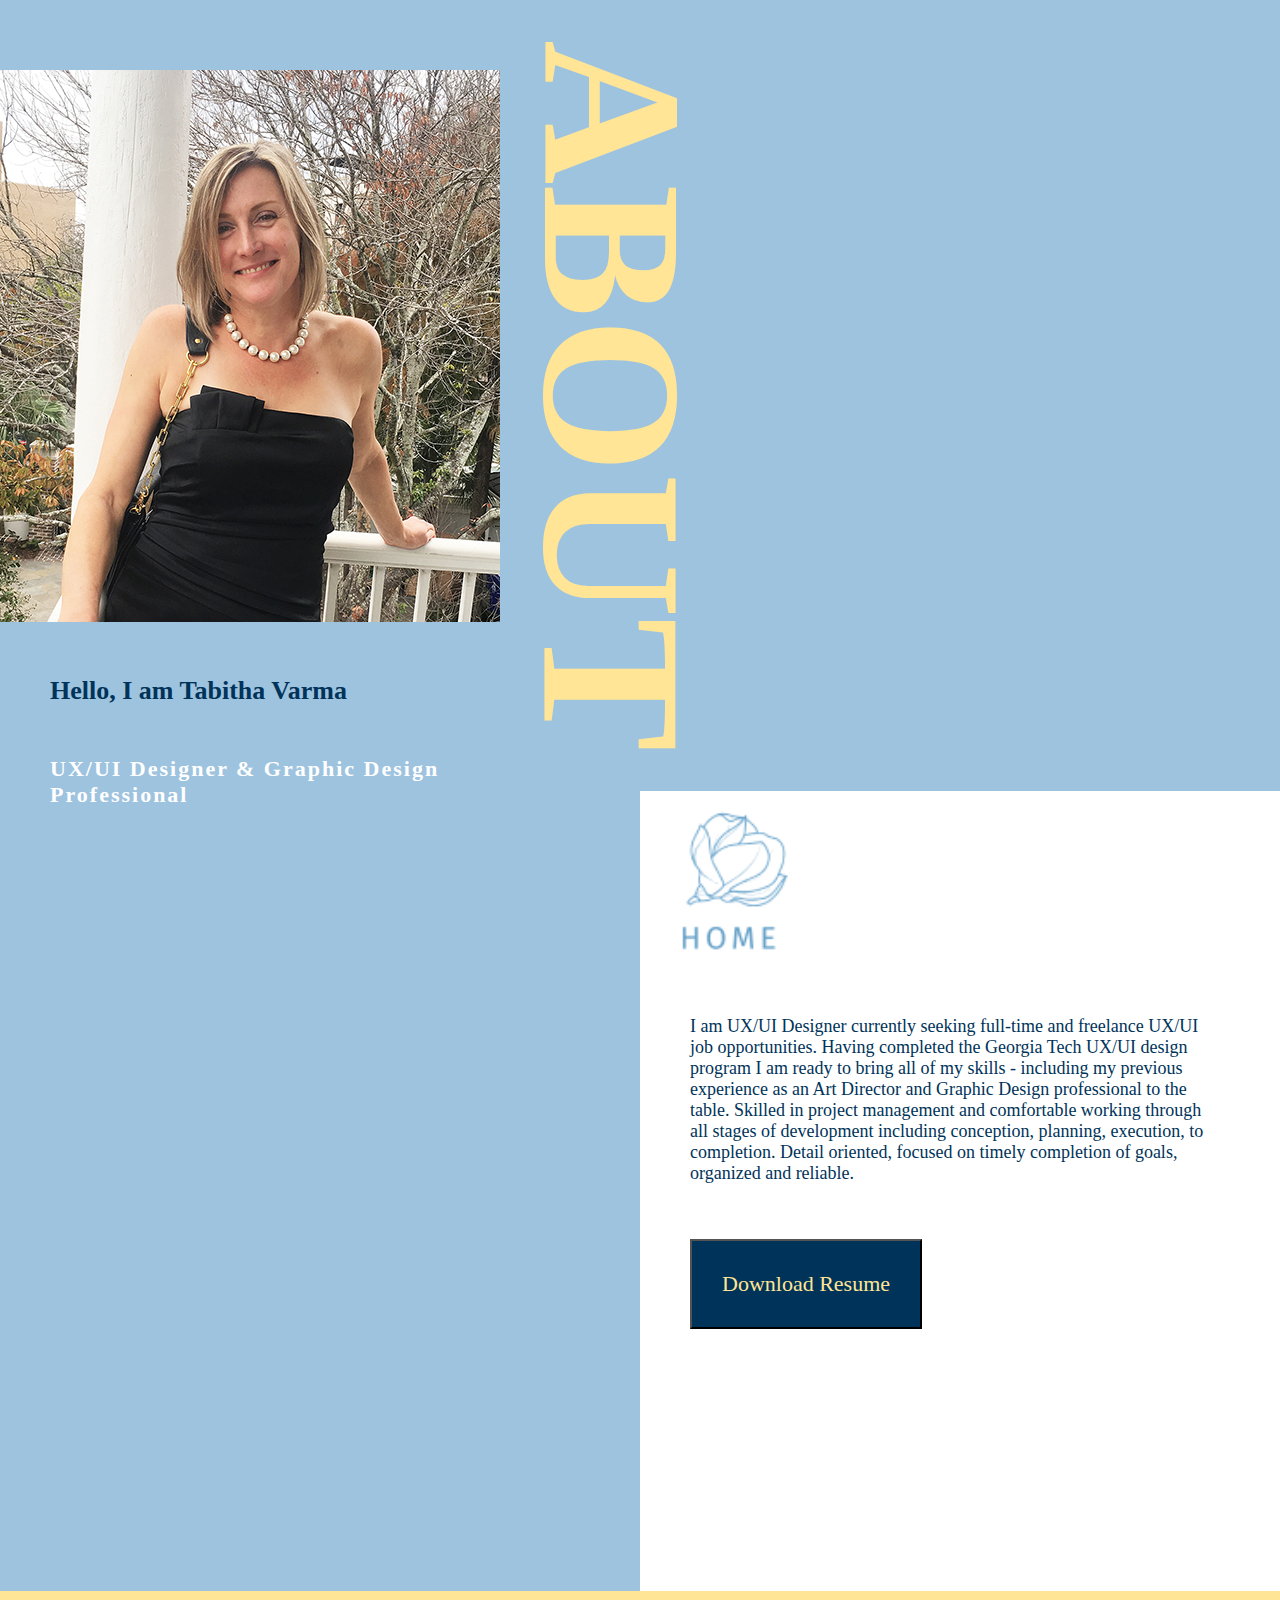
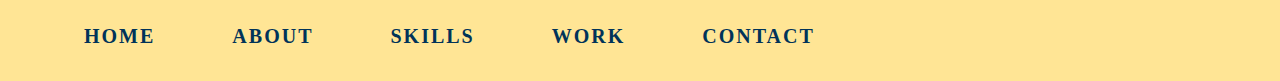
<file: about.html>
<!DOCTYPE html>

<html>
 

    <head>
        <link rel="stylesheet" type="text/css" href="css/about.css" />

        <meta name="viewport" content="width=device-width, initial-scale=1.0">

        <title>
            Varma Portfolio - About
        </title>

                 <!-- This is the JQuery Script -->
    <script src="https://code.jquery.com/jquery-3.4.1.min.js"></script>
    <script src="js/index.js"></script>

    <!-- Global site tag (gtag.js) - Google Analytics -->
    <script async src="https://www.googletagmanager.com/gtag/js?id=G-BY64Y3SP73"></script>
    <script>
    window.dataLayer = window.dataLayer || [];
     function gtag(){dataLayer.push(arguments);}
     gtag('js', new Date());

    gtag('config', 'G-BY64Y3SP73');
    </script>

    <!-- Hotjar Tracking Code for https://tabbyv.github.io/Homework_19/index.html -->
<script>
    (function(h,o,t,j,a,r){
        h.hj=h.hj||function(){(h.hj.q=h.hj.q||[]).push(arguments)};
        h._hjSettings={hjid:2837654,hjsv:6};
        a=o.getElementsByTagName('head')[0];
        r=o.createElement('script');r.async=1;
        r.src=t+h._hjSettings.hjid+j+h._hjSettings.hjsv;
        a.appendChild(r);
    })(window,document,'https://static.hotjar.com/c/hotjar-','.js?sv=');
</script>

    </head>

    <body>
 
    
        <section class="heroimg">
            <div class="column1">

                    <img id= "tvpict" src="images/Tabby Portrait sm.jpg" width="500">

                    <h2> Hello, I am Tabitha Varma</h2>

                    <h3> UX/UI Designer & Graphic Design Professional</h3>
            </div>
        </section>   

            <div class="column2"></div>
                 <h1> ABOUT </h1>
            
            </div>
        <section>
            <div class="column3">
                <a href= "index.html">
                <img src="images/Group 7.png" width="175">
                </a>
                    <p> 
                    I am UX/UI Designer currently seeking full-time and freelance UX/UI job opportunities. Having completed the Georgia Tech UX/UI design program I am ready to bring all of my skills - including my previous experience as an Art Director and Graphic Design professional to the table. Skilled in project management and comfortable working through all stages of development including conception, planning, execution, to completion. Detail oriented, focused on timely completion of goals, organized and reliable. 
                    </p>
                   
                 <button> Download Resume </button>
             </div>
         
     </section>

     <section>
        <body>
            <header class="footer">
            <div class="inline-block">
            </div>
             <nav class="inline-block"> 
                <ul> 
                    <li class="inline-block"> <a href= "index.html" style="color: #003359"><b>HOME</b></li> 
                    <li class="inline-block"> <a href= "about.html" style="color: #003359"><b>ABOUT</b></li>
                     <li class="inline-block"> <a href= "skills.html" style="color: #003359"><b>SKILLS</b></li>
                    <li class="inline-block"> <a href= "work.html" style="color: #003359"><b>WORK</b></li>
                    <li class="inline-block"> <a href= "contact.html" style="color: #003359"><b>CONTACT</b></li>
                </ul>
            </nav>
            </header>
        </body>

  </section>


</html>
</file>
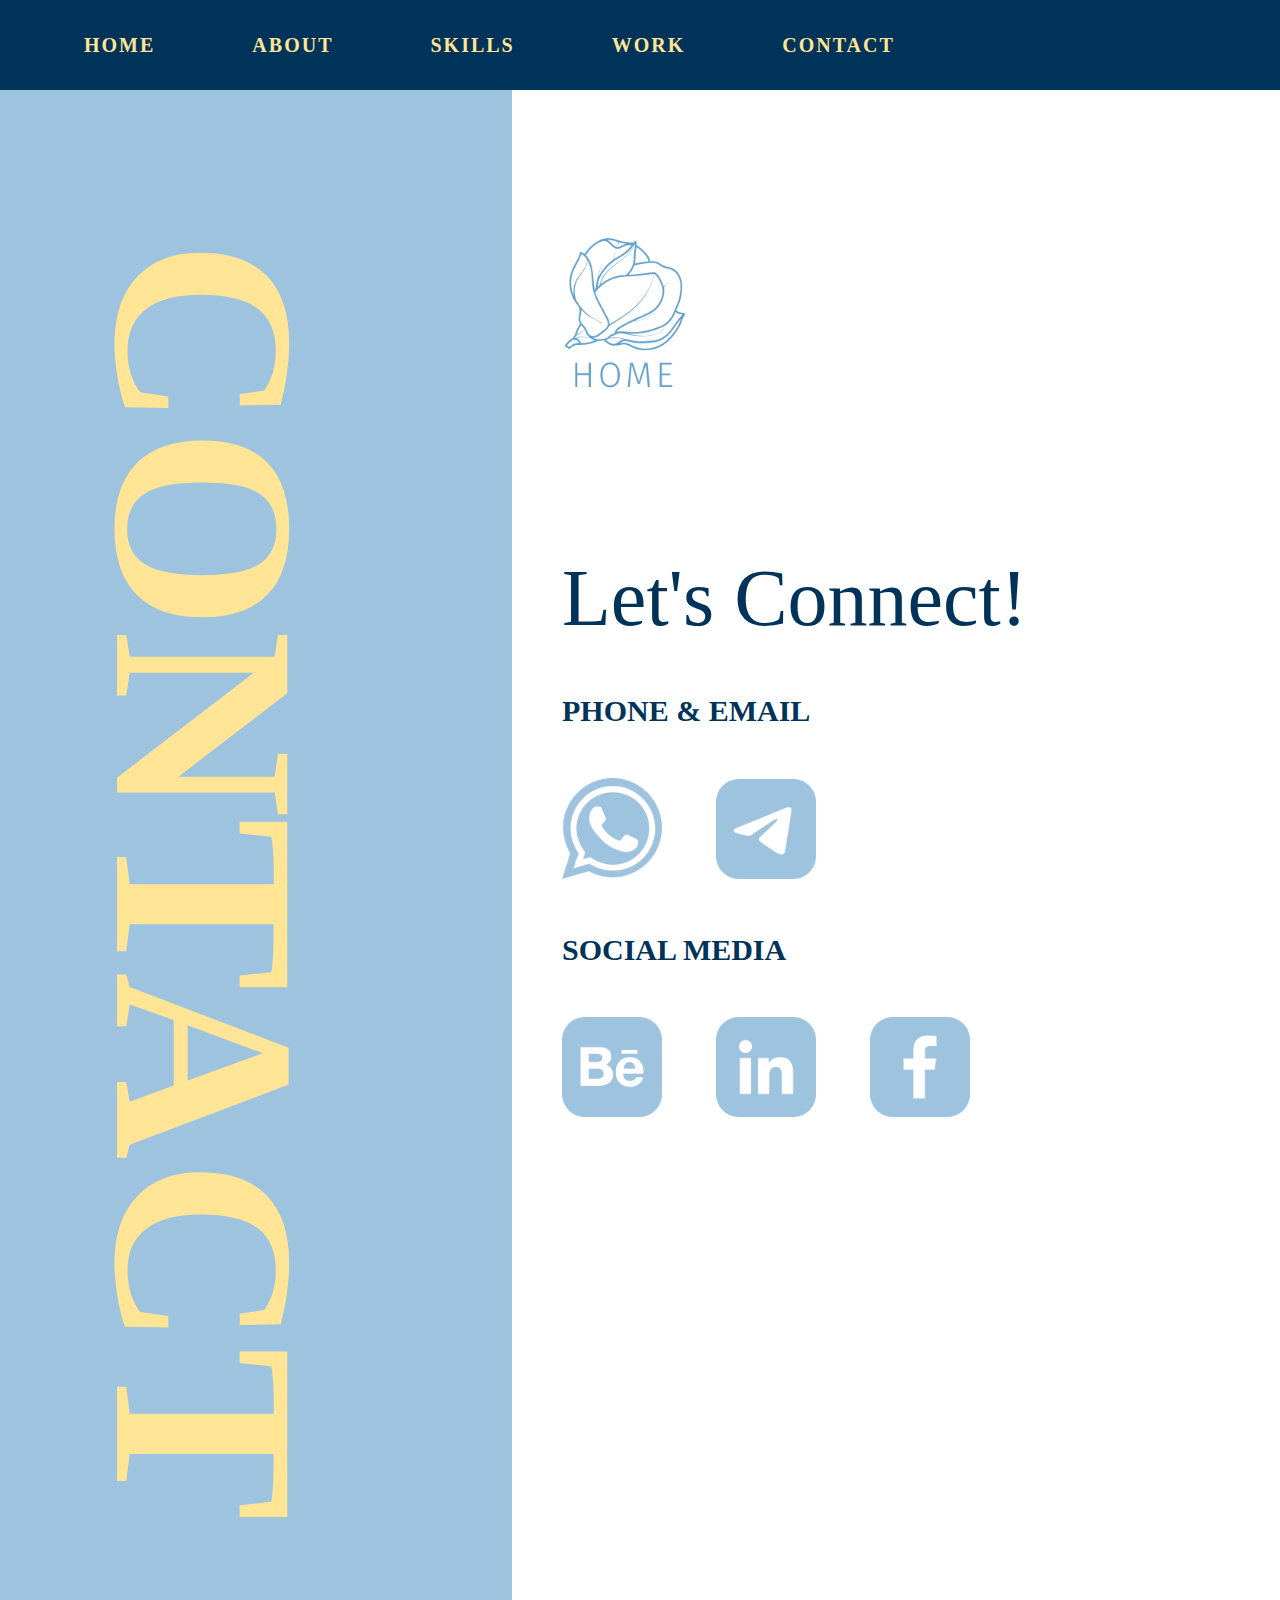
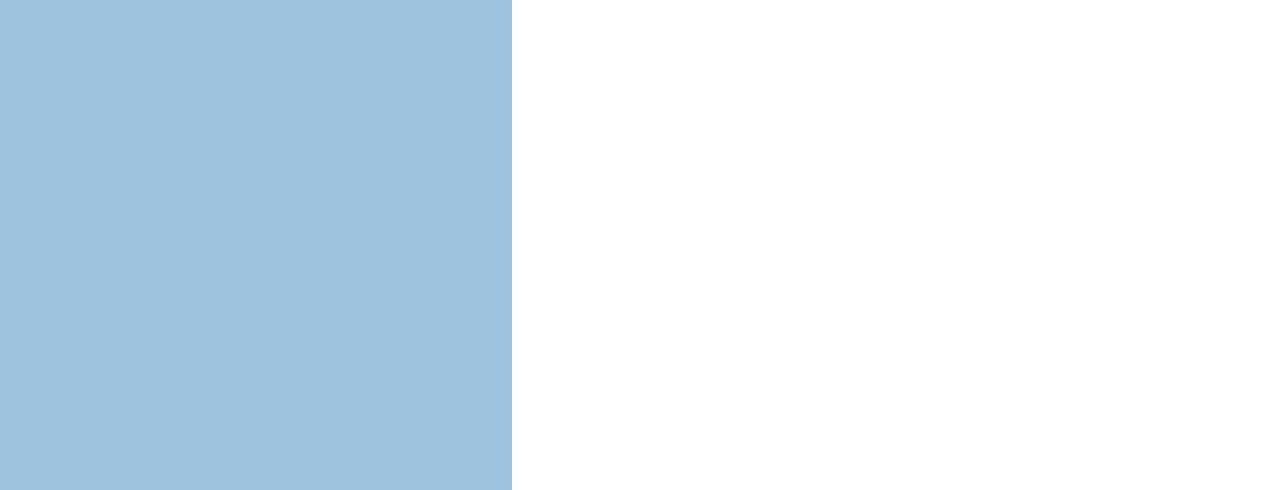
<file: contact.html>
<!DOCTYPE html>

<html>
 

<head>
    <body>
        <link rel="stylesheet" type="text/css" href="css/contact.css" />

        <meta name="viewport" content="width=device-width, initial-scale=1.0">

        <title>
            Varma Portfolio - Skills
        </title>
        
             <!-- This is the JQuery Script -->
             <script src="https://code.jquery.com/jquery-3.4.1.min.js"></script>
             <script src="js/index.js"></script>

             <!-- Global site tag (gtag.js) - Google Analytics -->
    <script async src="https://www.googletagmanager.com/gtag/js?id=G-BY64Y3SP73"></script>
    <script>
     window.dataLayer = window.dataLayer || [];
    function gtag(){dataLayer.push(arguments);}
     gtag('js', new Date());

     gtag('config', 'G-BY64Y3SP73');
    </script>

    <!-- Hotjar Tracking Code for https://tabbyv.github.io/Homework_19/index.html -->
<script>
    (function(h,o,t,j,a,r){
        h.hj=h.hj||function(){(h.hj.q=h.hj.q||[]).push(arguments)};
        h._hjSettings={hjid:2837654,hjsv:6};
        a=o.getElementsByTagName('head')[0];
        r=o.createElement('script');r.async=1;
        r.src=t+h._hjSettings.hjid+j+h._hjSettings.hjsv;
        a.appendChild(r);
    })(window,document,'https://static.hotjar.com/c/hotjar-','.js?sv=');
</script>

<section>
    <body>
        <header class="footer">
            <div class="inline-block">
            </div>
            <nav class="inline-block"> 
                <ul> 
                    <li class="inline-block"> <a href= "index.html" style="color: #ffe595"><b>HOME</b></li> 
                    <li class="inline-block"> <a href= "about.html" style="color: #ffe595"><b>ABOUT</b></li>
                    <li class="inline-block"> <a href= "skills.html" style="color: #ffe595"><b>SKILLS</b></li>
                    <li class="inline-block"> <a href= "work.html" style="color: #ffe595"><b>WORK</b></li>
                    <li class="inline-block"> <a href= "contact.html" style="color: #ffe595"><b>CONTACT</b></li>
                </ul>
            </nav>
        </header>
    </body>
</section>
        <section>
            <div class="column1">
                <h1> CONTACT</h1>      
                 </div>
            </section>

  <section>
     <div class="column3">   
        
        <a href= "index.html">
            <img id= "magnolia" src="images/Magnolia button-01.png" >
            </a>
                     <h2> Let's Connect! </h2>
                     <h3> PHONE  &  EMAIL </h3>
                     <img id= "phone" src="images/phone.png">
                     <img id= "email" src="images/email.png">
                     <h3> SOCIAL MEDIA </h3>
                     <img id= "behance" src="images/behance.png" >
                     <img id= "linkedin" src="images/linkedin.png">
                     <img id= "facebook" src="images/facebook.png">

                            
                </div>
                
     </section>
   
    

            
</html>
</file>
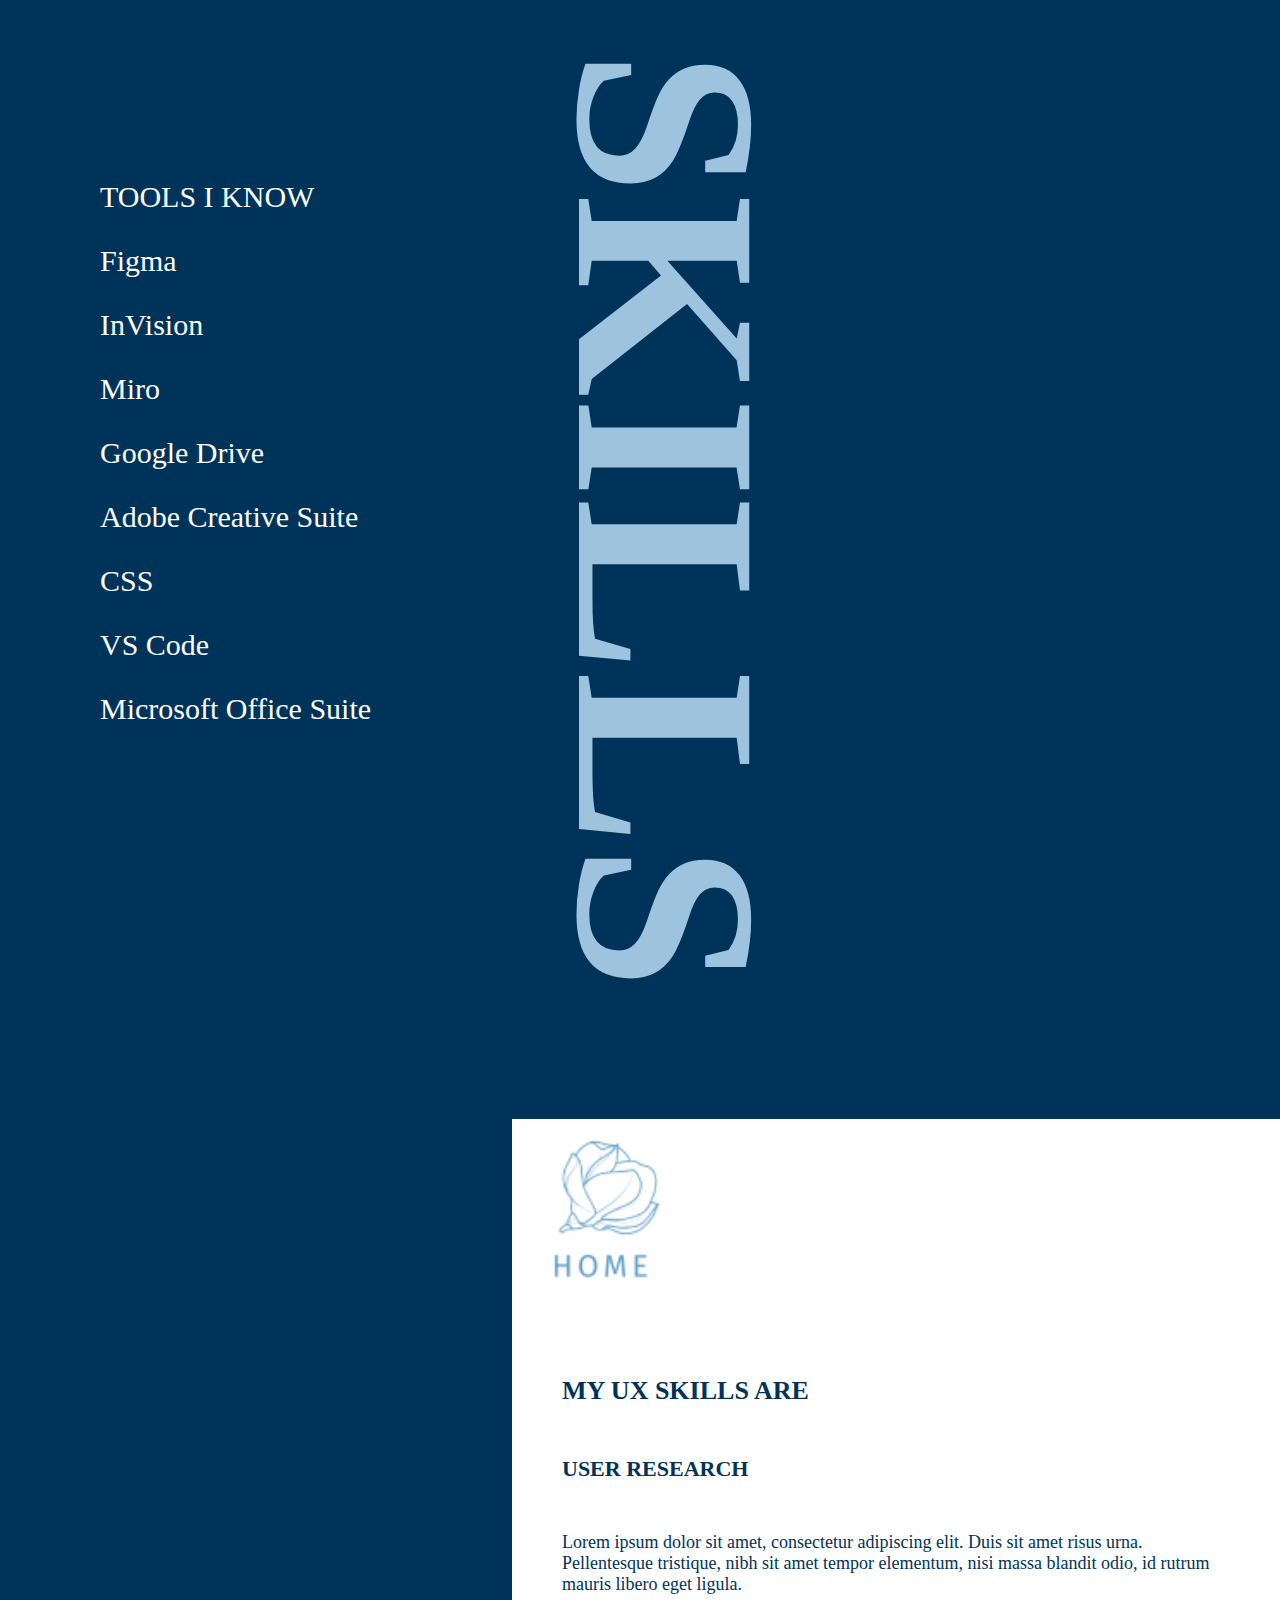
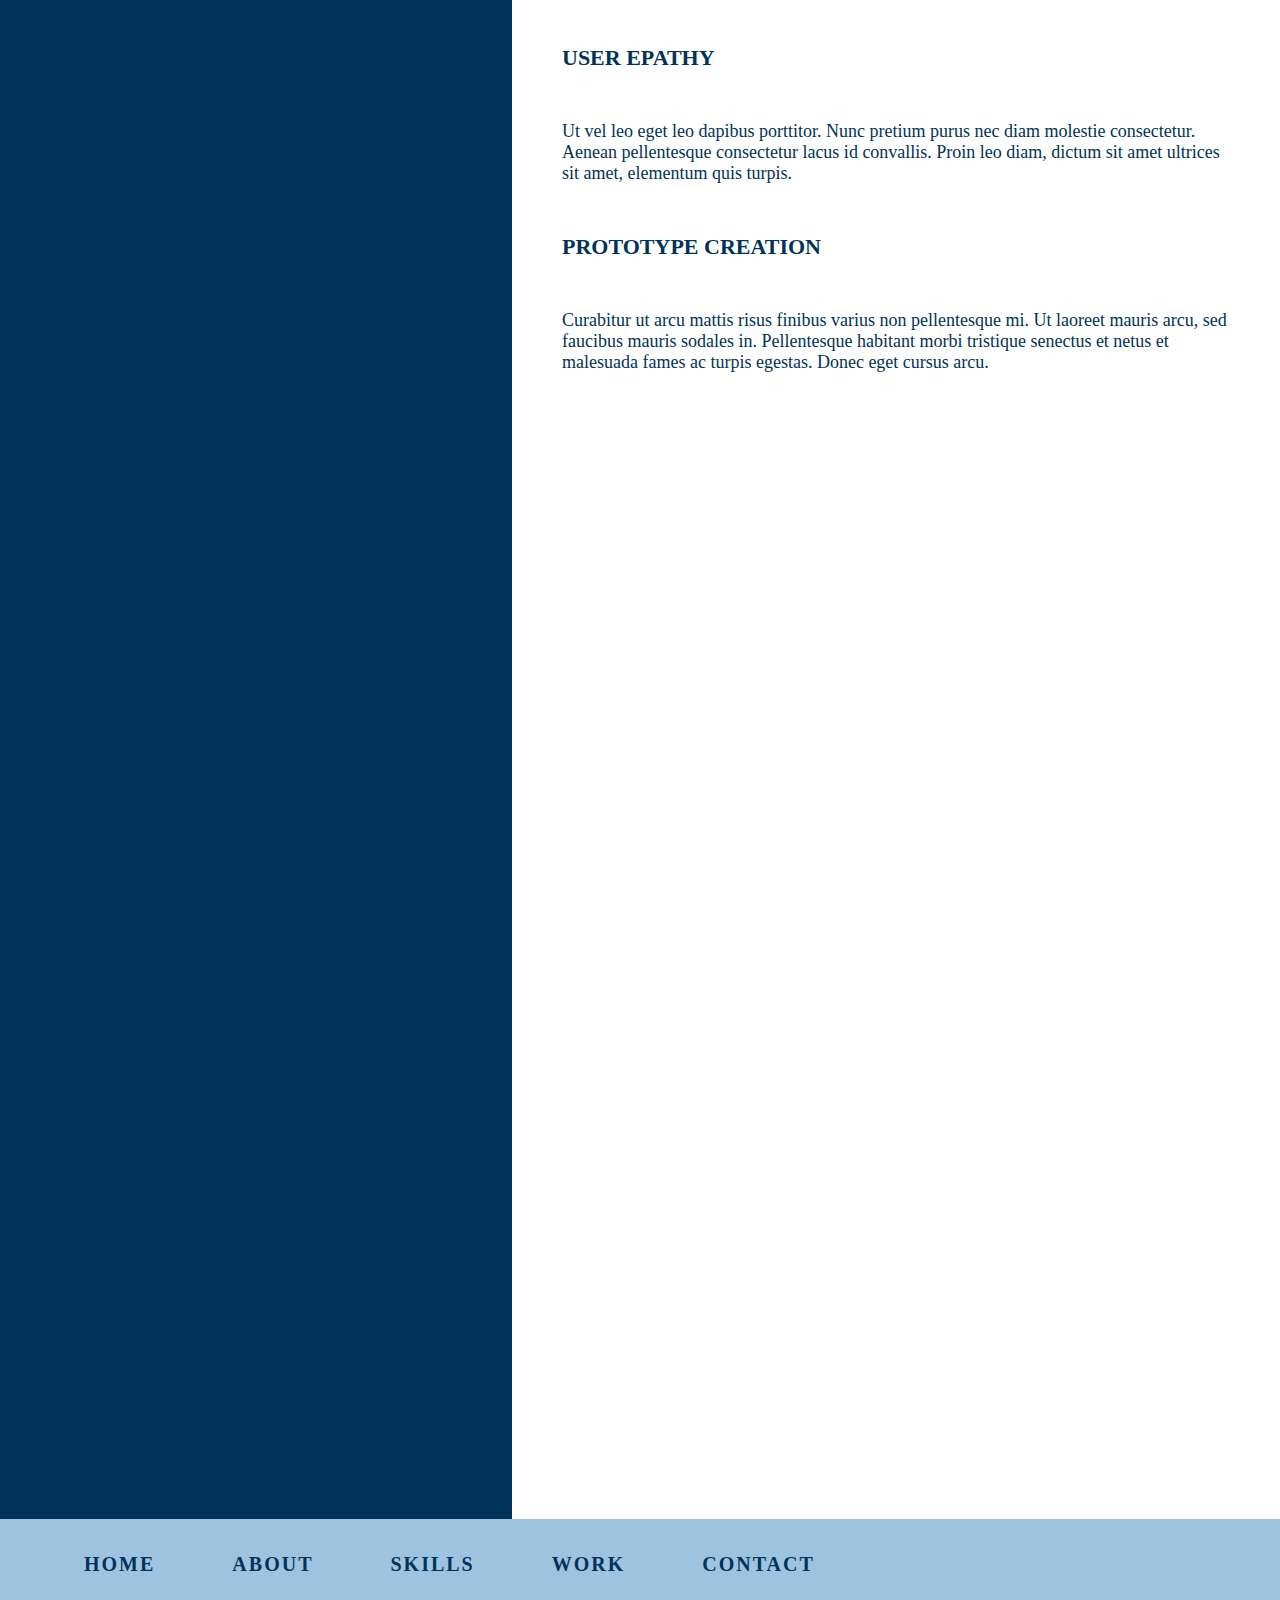
<file: skills.html>
<!DOCTYPE html>

<html>
 

<head>
    <body>
        <link rel="stylesheet" type="text/css" href="css/skills.css" />

        <meta name="viewport" content="width=device-width, initial-scale=1.0">

        <title>
            Varma Portfolio - Skills
        </title>
        
             <!-- This is the JQuery Script -->
             <script src="https://code.jquery.com/jquery-3.4.1.min.js"></script>
             <script src="js/index.js"></script>

             <!-- Global site tag (gtag.js) - Google Analytics -->
    <script async src="https://www.googletagmanager.com/gtag/js?id=G-BY64Y3SP73"></script>
    <script>
     window.dataLayer = window.dataLayer || [];
    function gtag(){dataLayer.push(arguments);}
     gtag('js', new Date());

     gtag('config', 'G-BY64Y3SP73');
    </script>

    <!-- Hotjar Tracking Code for https://tabbyv.github.io/Homework_19/index.html -->
<script>
    (function(h,o,t,j,a,r){
        h.hj=h.hj||function(){(h.hj.q=h.hj.q||[]).push(arguments)};
        h._hjSettings={hjid:2837654,hjsv:6};
        a=o.getElementsByTagName('head')[0];
        r=o.createElement('script');r.async=1;
        r.src=t+h._hjSettings.hjid+j+h._hjSettings.hjsv;
        a.appendChild(r);
    })(window,document,'https://static.hotjar.com/c/hotjar-','.js?sv=');
</script>

    </head>

        <body>
            <section class="skillslist">
            <div class="column1">
                            <p> 
                                <p class="block"> TOOLS I KNOW </p> 
                                <p class="block"> Figma</p>
                                <p class="block"> InVision</p>
                                <p class="block"> Miro </p>
                                <p class="block"> Google Drive </p>
                                <p class="block"> Adobe Creative Suite </p>
                                <p class="block"> CSS </p>
                                <p class="block"> VS Code </p>
                                <p class="block"> Microsoft Office Suite </p>   
                            </p>
                        </section>  
                     </div>
            </section>
    <section>
            <div class="column2"></div>
                <h1> SKILLS</h1>
            </div>
        </section>
  <section>
     <div class="column3">
            
        <a href= "index.html">
            <img src="images/Group 7.png" width="175">
            </a>
                            <h2> MY UX SKILLS ARE </h2>
                            <h3> USER RESEARCH </h3>
                            <h4> Lorem ipsum dolor sit amet, consectetur adipiscing elit. Duis sit amet risus urna. Pellentesque tristique, nibh sit amet tempor elementum, nisi massa blandit odio, id rutrum mauris libero eget ligula. </h4>
                            <h3> USER EPATHY </h3>
                            <h4> Ut vel leo eget leo dapibus porttitor. Nunc pretium purus nec diam molestie consectetur. Aenean pellentesque consectetur lacus id convallis. Proin leo diam, dictum sit amet ultrices sit amet, elementum quis turpis.  </h4>
                            <h3> PROTOTYPE CREATION </h3>
                            <h4> Curabitur ut arcu mattis risus finibus varius non pellentesque mi. Ut laoreet mauris arcu, sed faucibus mauris sodales in. Pellentesque habitant morbi tristique senectus et netus et malesuada fames ac turpis egestas. Donec eget cursus arcu. </h4>
                </div>
     </section>
   
    <section>
        <body>
            <header class="footer">
                <div class="inline-block">
                </div>
                <nav class="inline-block"> 
                    <ul> 
                        <li class="inline-block"> <a href= "index.html" style="color: #003359"><b>HOME</b></li> 
                        <li class="inline-block"> <a href= "about.html" style="color: #003359"><b>ABOUT</b></li>
                        <li class="inline-block"> <a href= "skills.html" style="color: #003359"><b>SKILLS</b></li>
                        <li class="inline-block"> <a href= "work.html" style="color: #003359"><b>WORK</b></li>
                        <li class="inline-block"> <a href= "contact.html" style="color: #003359"><b>CONTACT</b></li>
                    </ul>
                </nav>
            </header>
        </body>
    </section>

            
</html>
</file>
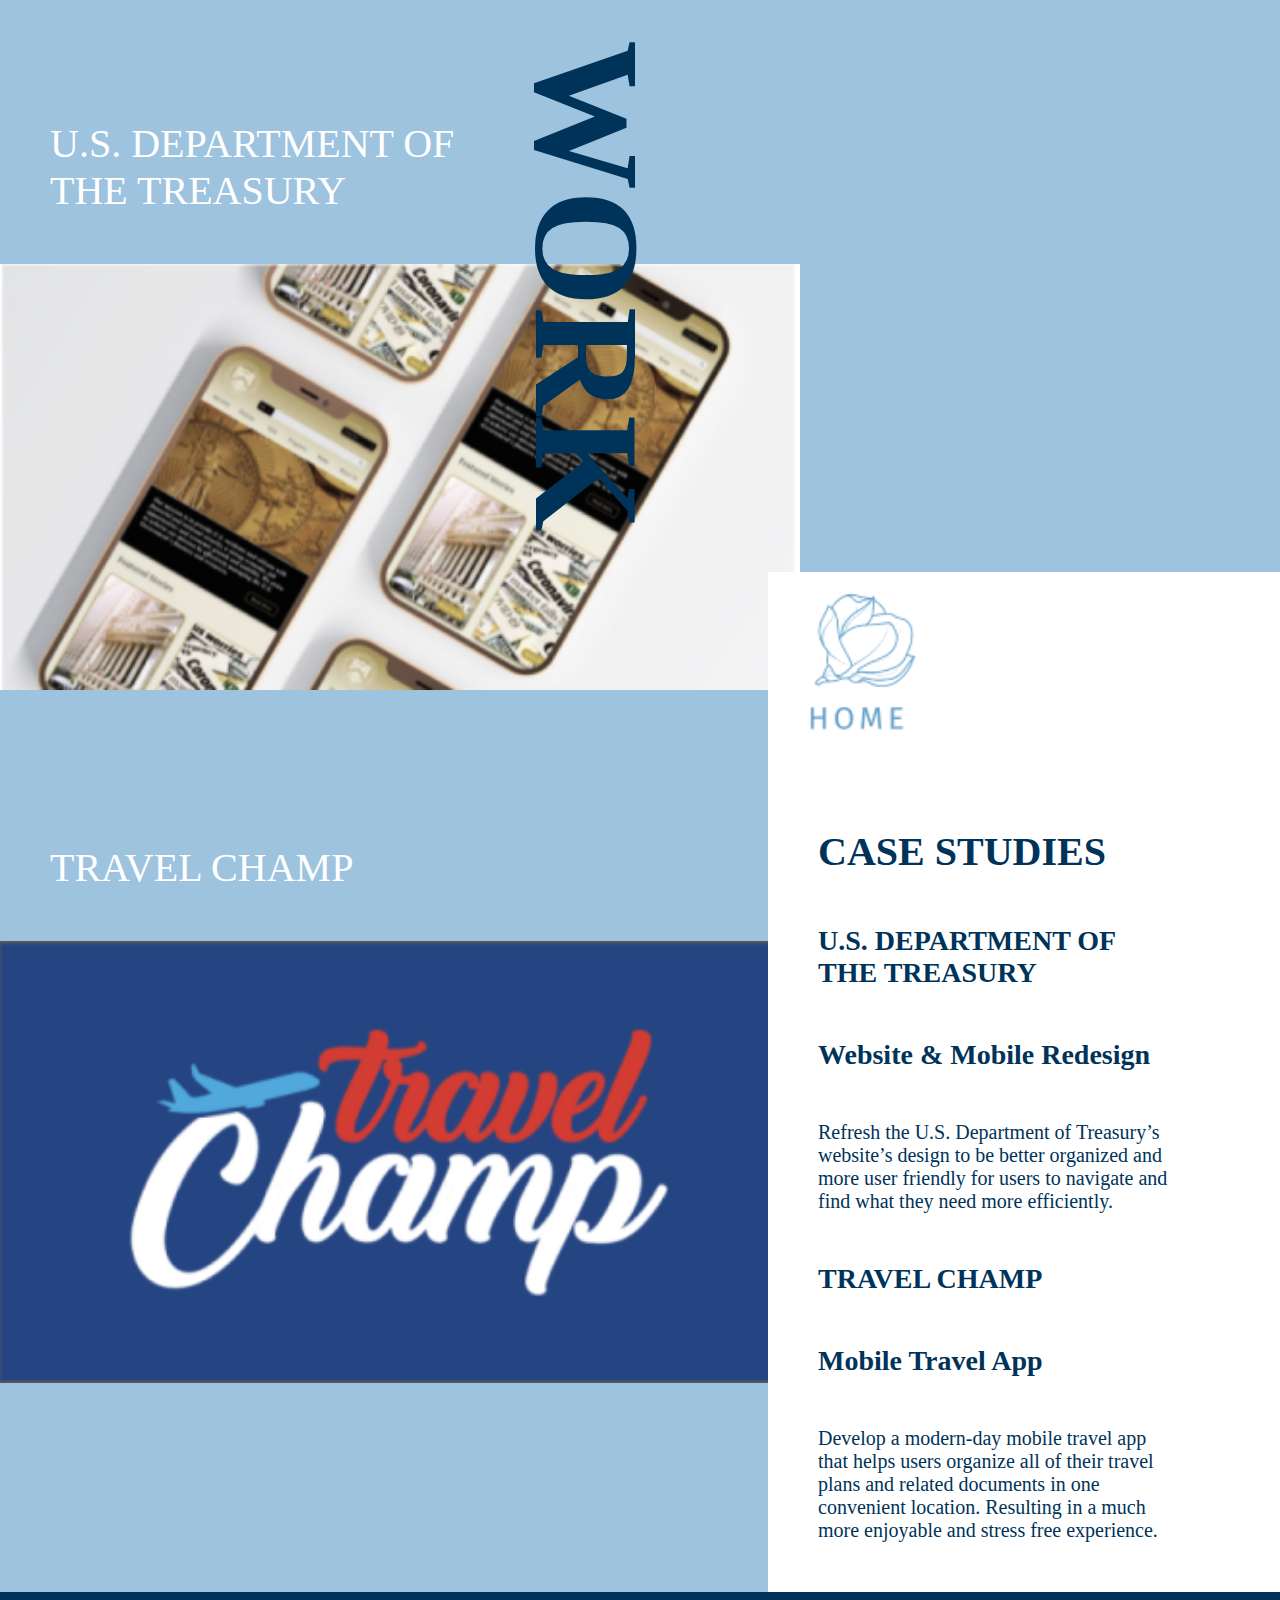
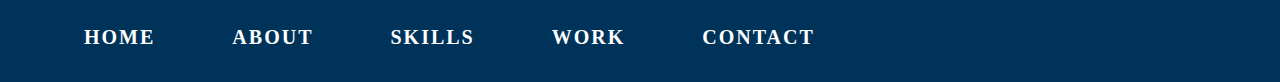
<file: work.html>
<!DOCTYPE html>

<html>
 

    <head>
        <link rel="stylesheet" type="text/css" href="css/work.css" />

        <meta name="viewport" content="width=device-width, initial-scale=1.0">

        <title>
            Varma Portfolio - Work
        </title>

           <!-- This is the JQuery Script -->
           <script src="https://code.jquery.com/jquery-3.4.1.min.js"></script>
           <script src="js/index.js"></script>

           <!-- Global site tag (gtag.js) - Google Analytics -->
<script async src="https://www.googletagmanager.com/gtag/js?id=G-BY64Y3SP73"></script>
<script>
  window.dataLayer = window.dataLayer || [];
  function gtag(){dataLayer.push(arguments);}
  gtag('js', new Date());

  gtag('config', 'G-BY64Y3SP73');
</script>

<!-- Hotjar Tracking Code for https://tabbyv.github.io/Homework_19/index.html -->
<script>
    (function(h,o,t,j,a,r){
        h.hj=h.hj||function(){(h.hj.q=h.hj.q||[]).push(arguments)};
        h._hjSettings={hjid:2837654,hjsv:6};
        a=o.getElementsByTagName('head')[0];
        r=o.createElement('script');r.async=1;
        r.src=t+h._hjSettings.hjid+j+h._hjSettings.hjsv;
        a.appendChild(r);
    })(window,document,'https://static.hotjar.com/c/hotjar-','.js?sv=');
</script>
        
    </head>

        <body>
            <section class="skillslist">
            <div class="column1">
                <h5> U.S. DEPARTMENT OF THE TREASURY  </h5> 
                <img src="images/Screen Shot 2022-01-25 at 3.19 1.png" width="800">
                <h6> TRAVEL CHAMP</h6>
                <img src="images/Screen Shot 2022-01-25 at 3.19 2.png" width="800">
                            
                        </section>  
                     </div>
            </section>
    <section>
            <div class="column2"></div>
                <h1> WORK</h1>
            </div>
        </section>
  <section>
     <div class="column3">
            
        <a href= "index.html">
            <img src="images/Group 7.png" width="175">
            </a>
                            <h2> CASE STUDIES </h2>
                            <h3> U.S. DEPARTMENT OF THE TREASURY  </h3> 
                            <h3> Website & Mobile Redesign </h3>
                            <h4> Refresh the U.S. Department of Treasury’s website’s design to be better organized and more user friendly for users to navigate and find what they need more efficiently. </h4>
                            <h3> TRAVEL CHAMP </h3>
                            <h3> Mobile Travel App </h3>
                            <h4> Develop a modern-day mobile travel app that helps users organize all of their travel plans and related documents in one convenient location. Resulting in a much more enjoyable and stress free experience.  </h4>
                </div>
     </section>
   
    <section>
        <body>
            <header class="footer">
                <div class="inline-block">
                </div>
                <nav class="inline-block"> 
                    <ul> 
                        <li class="inline-block"> <a href= "index.html" style="color: white"><b>HOME</b></li> 
                        <li class="inline-block"> <a href= "about.html" style="color: white"><b>ABOUT</b></li>
                        <li class="inline-block"> <a href= "skills.html" style="color: white"><b>SKILLS</b></li>
                        <li class="inline-block"> <a href= "work.html" style="color: white"><b>WORK</b></li>
                        <li class="inline-block"> <a href= "contact.html" style="color: white"><b>CONTACT</b></li>
                    </ul>
                </nav>
            </header>
        </body>
    </section>

            
</html>
</file>
<file: css/about.css>
html,body{
    margin:0;
    padding: 0;
    background-color: #9ec3df;
}
a { 
    text-decoration: none;
}

#magnolia { 
    width: 400px;
    margin-left: -75px;
}

 h1{
    font-family: 'poiret one';
    font-style: regular;
    font-size: 200px;
    line-height: 100%;
    color: #ffe595;
    text-align:left;
    margin: 40px;
    padding-left: 0px;
    writing-mode: vertical-rl;
}

h2{ color:#003359;
    font-family: 'Fira Sans';
    font-size: 26px;
    font-weight: roman; 
    text-align: left;
    padding-bottom: 0%; 
    padding-top: 0px;
    padding-right: 0px;
    margin: 50px;
}

h3 {color: white;
    font-family: 'fira sans';
    font-size: 22px;
    font-weight: roman; 
    text-align: left;
    padding-bottom: 0%; 
    padding-top: 0px;
    margin: 50px;
    letter-spacing: 2px;
}
h4 {color:#003359;
    font-family: 'fira sans';
    font-size: 18px;
    font-weight: roman; 
    text-align: left;
    margin: 50px;
}
p {
    color:#003359;
    font-family: 'fira Sans';
    display: flex;
    flex-wrap: wrap;
    font-size: 18px;
    font-weight:normal; 
    text-align: left;
    padding-bottom: 2%; 
    padding-top: 0px;
    padding-right: 75px;
    margin-left: 50px;
 }

.column1 {
    padding-top: 30px;
    float: left; 
    width: 40%;
    background-color: #9ec3df;
    flex-direction: column;
}

.column2 {
    float: center;
    width: 20%;
    background-color: #9ec3df;
    flex-direction: column;
}


.column3 {
    float: right;
    width: 50%;
    background-color: white;
    flex-direction: column;
    height: 800px;
}
button {
    color:#ffe595;
    font-family: 'fira Sans';
    font-size: 22px;
    font-weight:normal;
    float: left;
    margin-top: 25px;
    margin-left: 50px;
    background-color:#003359;
    padding: 30px;
}

.inline-block {
    display: inline-block;
    align-items: center;
    justify-content: space-around;
    font-family: 'fira sans';
    font-style: normal;
    font-size: 20px;
    line-height: 10px;
    letter-spacing: 2px;
    word-spacing: 50px;
    padding: 10px;

}


.footer {
    background-color: #ffe595;
    display: inline-block;
    align-items: center;
    width: 100%;
    height: auto;
}



/*
.inline-block {
    display: inline-block;
    font-family: 'fira sans';
    font-style: normal;
    font-size: 20px;
    line-height: 10px;
    letter-spacing: 2px;
    word-spacing: 100px;
    padding: 10px;
}
*/
</file>
<file: css/contact.css>
html,body{
    margin:0;
    padding: 0;
    background-color: #9ec3df;
}

a { 
    text-decoration: none;
}
nav{
    padding: 1%;
}

#magnolia { 
    width: 400px;
    margin-left: -175px;
}




li {
    display: inline;
     margin-right: 20px;
 }

 h1{
    font-family: 'poiret one';
    font-style: regular;
    font-size: 260px;
    line-height: 100%;
    color: #ffe595;
    text-align:left;
    margin: 50px;
    padding-left: 25px;
    padding-bottom: 80px;
    writing-mode: vertical-rl;
    
}

 h2{ color:#003359;
    font-family: 'Fira Sans';
    font-size: 80px;
    font-weight: lighter; 
    text-align: left;
    padding-bottom: 0%; 
    padding-top: 0px;
    padding-right: 0px;
    margin: 50px;
}

h3 {color:#003359;
    font-family: 'fira sans';
    font-size: 30px;
    font-weight: roman; 
    text-align: left;
    padding-bottom: 0%; 
    padding-top: 0px;
    margin: 50px;
}
h4 {color:#003359;
    font-family: 'fira sans';
    font-size: 30px;
    font-weight: lighter; 
    text-align: left;
    margin: 50px;
}



.column1 {
    padding-top: 100px;
    float: left;
    width: 40%;
    background-color: #9ec3df;
    flex-direction: column;
}


.column3 {
    float: right;
    width: 60%;
    height: auto;
    background-color: white;
    flex-direction: column;
    height: 2000px;
}
#magnolia {
    padding: 90px;
}
#phone {

    width: 100px;
    margin-left: 50px;
}

#email {
    width: 100px;
    margin-left: 50px;
}

#behance {
    width: 100px;
    margin-left: 50px;
}

#facebook {
    width: 100px;
    margin-left: 50px;
}

#linkedin {
    width: 100px;
    margin-left: 50px;

}




 .inline-block {
    display: inline-block;
    justify-content: space-around;
    font-family: 'fira sans';
    font-style: normal;
    font-size: 20px;
    line-height: 10px;
    letter-spacing: 2px;
    word-spacing: 50px;
    padding: 10px;
 }

 .footer {
    background-color: #003359;
    display: inline-block;
    align-items: center;
    width: 100%;
    Height: auto;
}
</file>
<file: css/skills.css>
html,body{
    margin:0;
    padding: 0;
    background-color: #003359;
}

a { 
    text-decoration: none;
}

#magnolia { 
    width: 400px;
    margin-left: -150px;
    margin-top: -80
}

h1{
    font-family: 'poiret one';
    font-style: regular;
    font-size: 260px;
    line-height: 100%;
    color: #9ec3df;
    text-align:left;
    margin: 50px;
    padding-left: 25px;
    padding-bottom: 80px;
    writing-mode: vertical-rl;
    
}

h2{ color:#003359;
    font-family: 'Fira Sans';
    font-size: 26px;
    font-weight: roman; 
    text-align: left;
    padding-bottom: 0%; 
    padding-top: 0px;
    padding-right: 0px;
    margin: 50px;
}

h3 {color:#003359;
    font-family: 'fira sans';
    font-size: 22px;
    font-weight: roman; 
    text-align: left;
    padding-bottom: 0%; 
    padding-top: 0px;
    margin: 50px;

}
h4 {color:#003359;
    font-family: 'fira sans';
    font-size: 18px;
    font-weight: normal; 
    text-align: left;
    margin: 50px;
}






.column1 {
    padding-top: 100px;
    float: left;
    width: 40%;
    flex-direction: column;
}



.column3 {
    float: right;
    width: 60%;
    height: 2000px;
    background-color: white;
    flex-direction: column;
}
#magnolia {
    padding: 90px;
}


p {
    color:white;
    font-family: 'Fira Sans';
    font-size: 30px;
    font-weight: normal; 
    text-align: left;
    margin-left: 100px;
 }

 .inline-block {
    display: inline-block;
    justify-content: space-around;
    font-family: 'fira sans';
    font-style: normal;
    font-size: 20px;
    line-height: 10px;
    letter-spacing: 2px;
    word-spacing: 50px;
    padding: 10px;
}

.footer {
    background-color: #9ec3df;
    display: inline-block;
    align-items: center;
    width: 100%;
    Height: auto;
}

@media (max-width: 800px) {
    .flex-item-right, .flex-item-left {
      flex: 100%;
    }
}

/*
.inline-block {
    display: inline-block;
    font-family: 'fira sans';
    font-style: normal;
    font-size: 20px;
    line-height: 10px;
    letter-spacing: 2px;
    word-spacing: 100px;
    padding: 10px;
}
*/
</file>
<file: css/work.css>
html,body{
    margin:0;
    padding: 0;
    background-color:#9ec3df;
}

a { 
    text-decoration: none;
}


h1{
    font-family: 'poiret one';
    font-style: regular;
    font-size: 150px;
    display: flex;
    line-height: 100%;
    color: #003359;
    text-align:left;
    margin: 40px;
    padding-left: 0px;
    writing-mode: vertical-rl;
}

h2{ color:#003359;
    font-family: 'Fira Sans';
    display: flex;
    flex-wrap: wrap;
    font-size: 40px;
    font-weight: bold; 
    text-align: left;
    padding-right: 50px;
    margin: 50px;
}

h3 {color:#003359;
    font-family: 'fira sans';
    display: flex;
    flex-wrap: wrap;
    font-size: 28px;
    font-weight: bolder; 
    text-align: left;
    padding-right: 50px;
    margin: 50px;

}
h4 {color:#003359;
    font-family: 'fira sans';
    display: flex;
    flex-wrap: wrap;
    font-size: 20px;
    font-weight: normal; 
    text-align: left;
    padding-right: 50px;
    margin: 50px;
}


h5 {color:white;
    font-family: 'fira sans';
    font-size: 40px;
    font-weight: normal; 
    text-align: left;
    margin: 50px;
}

h6 {color:white;
    font-family: 'fira sans';
    font-size: 40px;
    font-weight: normal; 
    text-align: left;
    padding-top: 100px;
    margin: 50px;
}


.column1 {
    padding-top: 30px;
    float: left;
    width: 40%;
    background-color: #9ec3df;
    height:14in;
    flex-direction: column;
}

.column2 {
    float: center;
    width: 20%;
    background-color: #003359;
    flex-direction: column;
}

.column3 {
    float: right;
    width: 40%;
    max-height: 2000px;
    background-color: white;
    flex-direction: column;
}
#magnolia {
    padding: 90px;
}


p {
    color:white;
    font-family: 'Fira Sans';
    display: flex;
    flex-wrap: wrap;
    font-size: 18px;
    font-weight: normal; 
    text-align: left;
    margin-left: 100px;
 }

 .inline-block {
    display: inline-block;
    align-items: center;
    justify-content:space-evenly;
    font-family: 'fira sans';
    font-style: normal;
    font-size: 20px;
    line-height: 10px;
    letter-spacing: 2px;
    word-spacing: 50px;
    padding: 10px;
}
.footer {
    background-color: #003359;
    display: inline-block;
    align-items: center;
    width: 100%;
    height: auto;
   
}


 /*
.inline-block {
    display: inline-block;
    font-family: 'fira sans';
    font-style: normal;
    font-size: 20px;
    line-height: 10px;
    letter-spacing: 2px;
    word-spacing: 100px;
    padding: 10px;
}
*/
</file>
